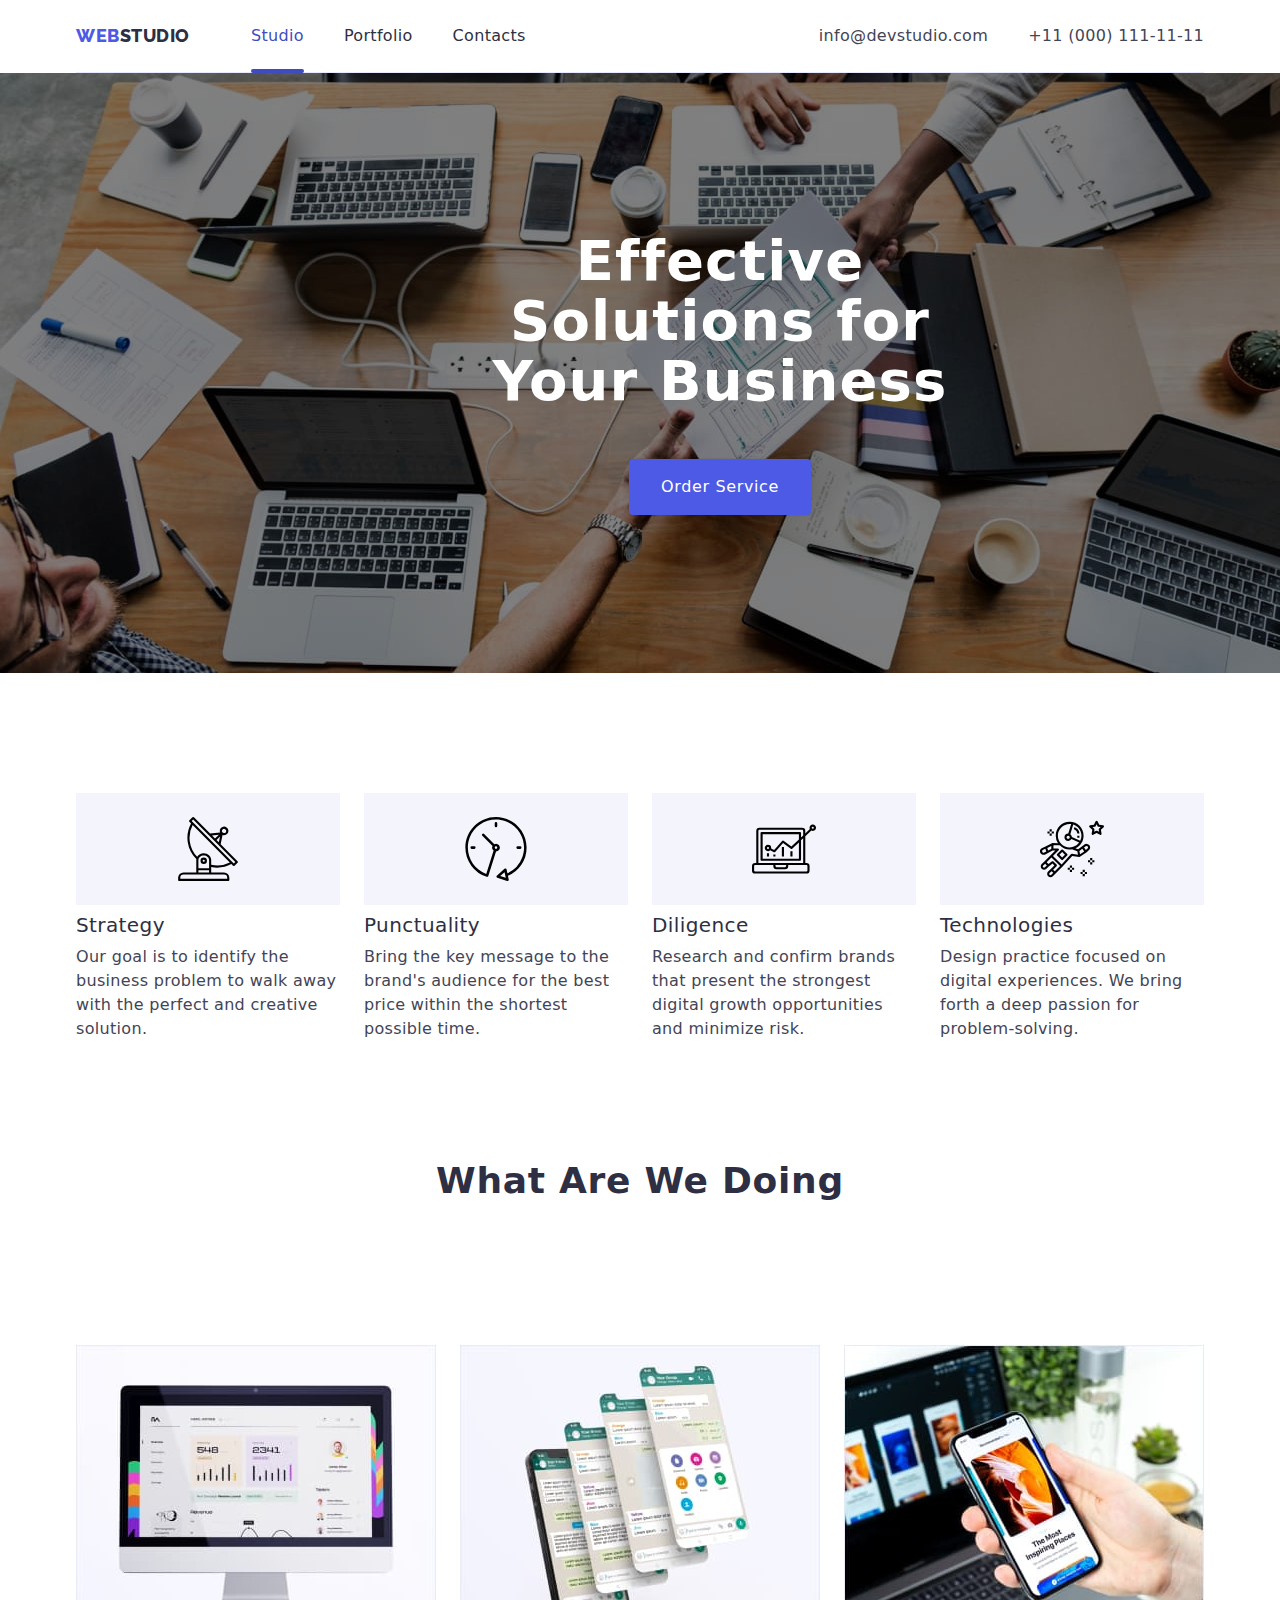
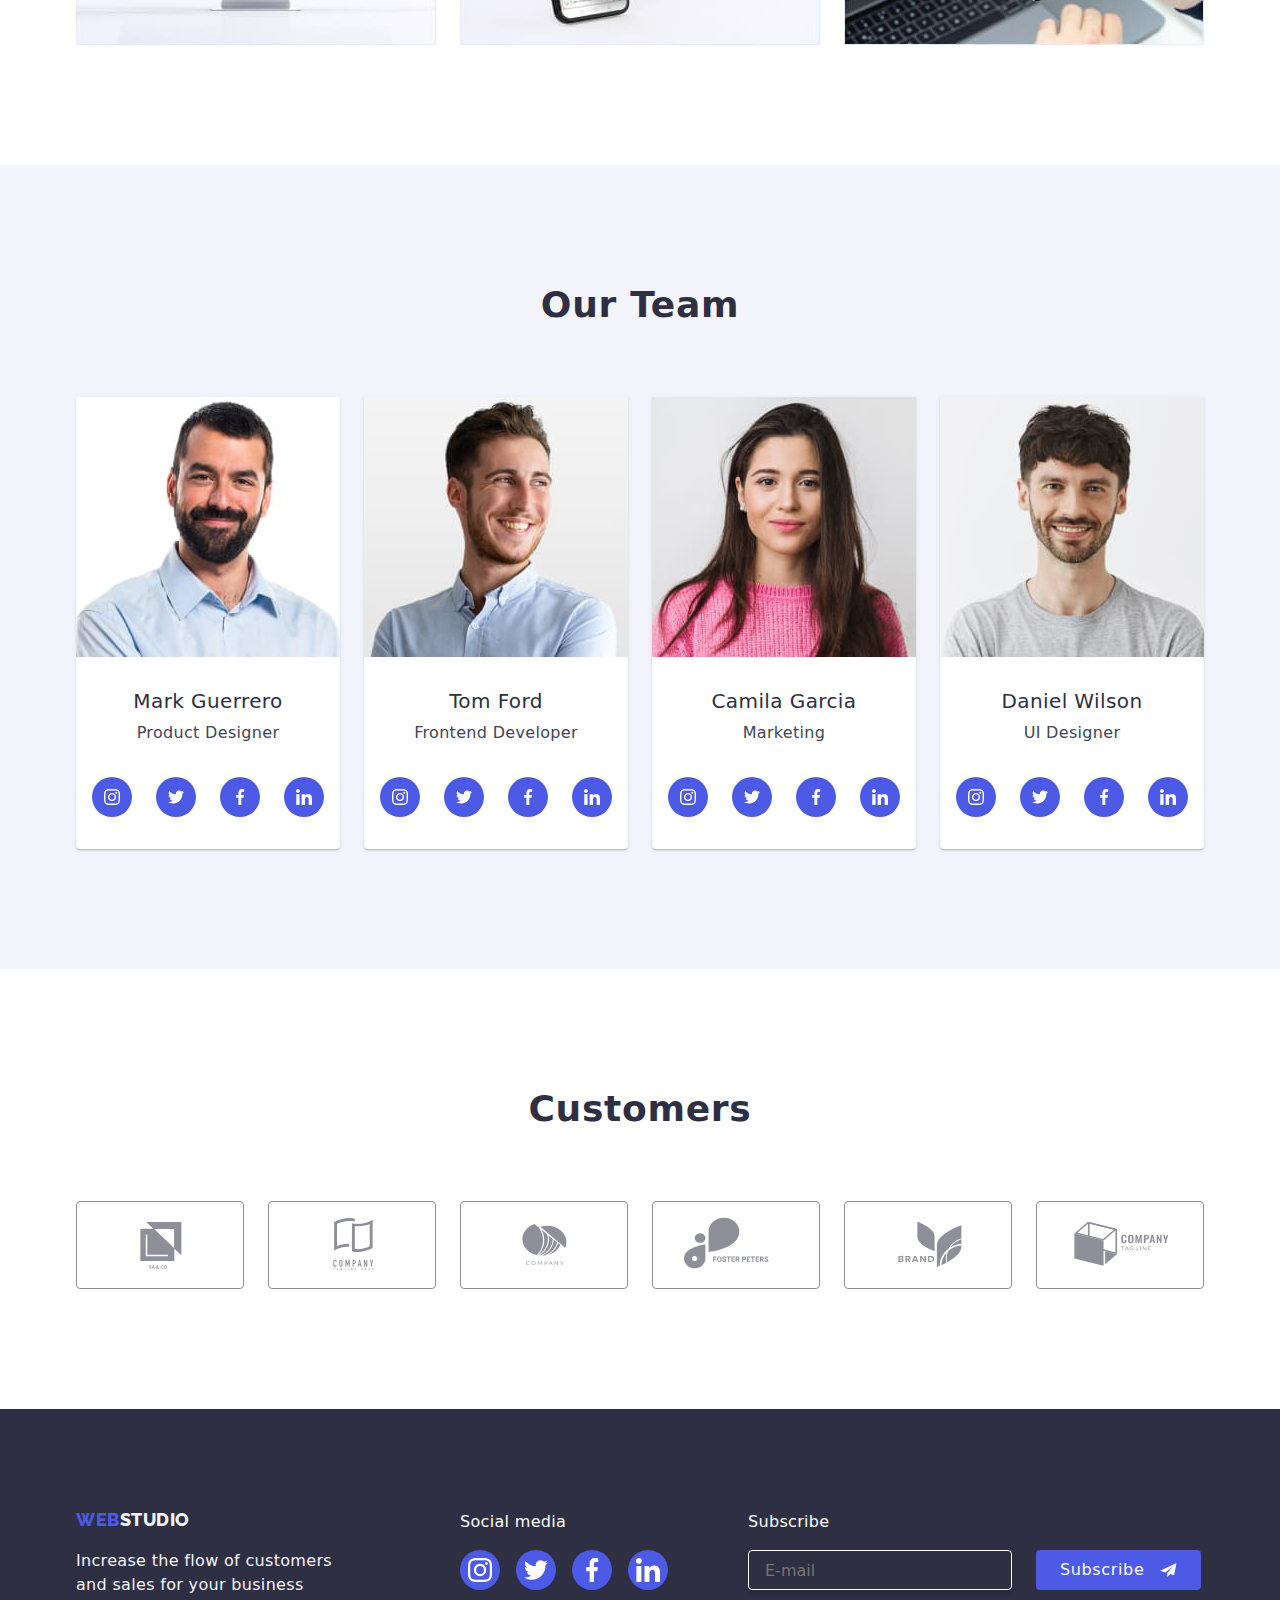
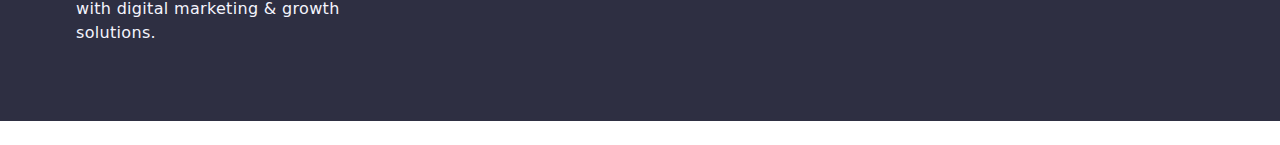
<file: index.html>
<!DOCTYPE html>
<html lang="en">
  <head>
    <meta charset="UTF-8" />
    <meta name="viewport" content="width=device-width, initial-scale=1.0" />
    <title>Studio</title>
    <link rel="stylesheet" href="./css/styles.css" />
    <link rel="preconnect" href="https://fonts.googleapis.com" />
    <link rel="preconnect" href="https://fonts.gstatic.com" crossorigin />
    <link
      href="https://fonts.googleapis.com/css2?family=Raleway:wght@800&family=Roboto:wght@400;500;700;900&display=swap"
      rel="stylesheet"
    />
    <link
      rel="stylesheet"
      href="https://cdnjs.cloudflare.com/ajax/libs/modern-normalize/2.0.0/modern-normalize.min.css"
    />
  </head>
  <body>
    <header>
      <div class="container">
        <div class="head-nav">
          <a class="logo" href="index.html"
            ><span class="iris">WEB</span
            ><span class="navyblue">STUDIO</span></a
          >
          <nav>
            <menu class="menu-nav">
              <li class="is-active">
                <a class="menu-item current" href="index.html">Studio</a>
              </li>
              <li><a class="menu-item" href="portfolio.html">Portfolio</a></li>
              <li><a class="menu-item" href="#0">Contacts</a></li>
            </menu>
          </nav>
          <ul class="contact-list">
            <li>
              <a class="contact" href="#0">info@devstudio.com</a>
            </li>
            <li>
              <a class="contact" href="#0">+11 (000) 111-11-11</a>
            </li>
          </ul>
        </div>
      </div>
    </header>
    <main>
      <section class="header-background">
        <div class="container header-flex">
          <h1 class="main-header">Effective Solutions for Your Business</h1>
          <button class="front-button" type="button" data-modal-open>
            Order Service
          </button>
        </div>
      </section>
      <div class="container">
        <ul class="ideas">
          <li>
            <div class="icon-background-ad">
              <svg class="icon-values" width="264" height="112">
                <use href="./images/icons.svg#icon-antenna-1"></use>
              </svg>
            </div>
            <h3 class="advantages">Strategy</h3>
            <p class="discription">
              Our goal is to identify the business problem to walk away with the
              perfect and creative solution.
            </p>
          </li>
          <li>
            <div class="icon-background-ad">
              <svg class="icon-values" width="264" height="112">
                <use href="./images/icons.svg#icon-clock-1"></use>
              </svg>
            </div>
            <h3 class="advantages">Punctuality</h3>
            <p class="discription">
              Bring the key message to the brand's audience for the best price
              within the shortest possible time.
            </p>
          </li>
          <li>
            <div class="icon-background-ad">
              <svg class="icon-values" width="264" height="112">
                <use href="./images/icons.svg#icon-diagram-1"></use>
              </svg>
            </div>
            <h3 class="advantages">Diligence</h3>
            <p class="discription">
              Research and confirm brands that present the strongest digital
              growth opportunities and minimize risk.
            </p>
          </li>
          <li>
            <div class="icon-background-ad">
              <svg class="icon-values" width="264" height="112">
                <use href="./images/icons.svg#icon-astronaut-1"></use>
              </svg>
            </div>
            <h3 class="advantages">Technologies</h3>
            <p class="discription">
              Design practice focused on digital experiences. We bring forth a
              deep passion for problem-solving.
            </p>
          </li>
        </ul>
      </div>
      <div class="container">
        <section>
          <h2 class="header2">What are we doing</h2>
          <ul class="what-we-do">
            <li class="work-img">
              <img
                src="images/picture1.jpg"
                alt="computer monitor with graphics"
                width="360"
                height="300"
              />
            </li>
            <li class="work-img">
              <img
                src="images/picture2.jpg"
                alt="smartphone screen with some graphics"
                width="360"
                height="300"
              />
            </li>
            <li class="work-img">
              <img
                src="images/picture3.jpg"
                alt="smartphone scrren with a laptop in background with graphics on"
                width="360"
                height="300"
              />
            </li>
          </ul>
        </section>
      </div>
      <section class="team-section">
        <h2 class="header2">Our Team</h2>
        <ul class="team-cards">
          <li>
            <figure class="team-card">
              <img
                src="images/photo1.jpg"
                alt="smilling bearded male in light blue shirt"
                width="264"
                height="260"
              />
              <figcaption>
                <h3 class="person-name">Mark Guerrero</h3>
                <p class="person-position">Product Designer</p>
              </figcaption>
              <ul class="team-icons-list">
                <li>
                  <a class="team-icon" href="#0">
                    <svg class="person-media-icon">
                      <use href="./images/icons.svg#icon-instagram-2"></use>
                    </svg>
                  </a>
                </li>
                <li>
                  <a class="team-icon" href="#0">
                    <svg class="person-media-icon">
                      <use href="./images/icons.svg#icon-twitter-1"></use>
                    </svg>
                  </a>
                </li>
                <li>
                  <a class="team-icon" href="#0">
                    <svg class="person-media-icon">
                      <use href="./images/icons.svg#icon-facebook-1"></use>
                    </svg>
                  </a>
                </li>
                <li>
                  <a class="team-icon" href="#0">
                    <svg class="person-media-icon">
                      <use href="./images/icons.svg#icon-linkedin-1"></use>
                    </svg>
                  </a>
                </li>
              </ul>
            </figure>
          </li>
          <li>
            <figure class="team-card">
              <img
                src="images/photo2.jpg"
                alt="smilling male in light blue shirt looking to his left"
                width="264"
                height="260"
              />
              <figcaption>
                <h3 class="person-name">Tom Ford</h3>
                <p class="person-position">Frontend Developer</p>
              </figcaption>
              <ul class="team-icons-list">
                <li>
                  <a class="team-icon" href="#0">
                    <svg class="person-media-icon">
                      <use href="./images/icons.svg#icon-instagram-2"></use>
                    </svg>
                  </a>
                </li>
                <li>
                  <a class="team-icon" href="#0">
                    <svg class="person-media-icon">
                      <use href="./images/icons.svg#icon-twitter-1"></use>
                    </svg>
                  </a>
                </li>
                <li>
                  <a class="team-icon" href="#0">
                    <svg class="person-media-icon">
                      <use href="./images/icons.svg#icon-facebook-1"></use>
                    </svg>
                  </a>
                </li>
                <li>
                  <a class="team-icon" href="#0">
                    <svg class="person-media-icon">
                      <use href="./images/icons.svg#icon-linkedin-1"></use>
                    </svg>
                  </a>
                </li>
              </ul>
            </figure>
          </li>
          <li>
            <figure class="team-card">
              <img
                src="images/photo3.jpg"
                alt="young female with dark long hair in pink sweater"
                width="264"
                height="260"
              />
              <figcaption>
                <h3 class="person-name">Camila Garcia</h3>
                <p class="person-position">Marketing</p>
              </figcaption>
              <ul class="team-icons-list">
                <li>
                  <a class="team-icon" href="#0">
                    <svg class="person-media-icon">
                      <use href="./images/icons.svg#icon-instagram-2"></use>
                    </svg>
                  </a>
                </li>
                <li>
                  <a class="team-icon" href="#0">
                    <svg class="person-media-icon">
                      <use href="./images/icons.svg#icon-twitter-1"></use>
                    </svg>
                  </a>
                </li>
                <li>
                  <a class="team-icon" href="#0">
                    <svg class="person-media-icon">
                      <use href="./images/icons.svg#icon-facebook-1"></use>
                    </svg>
                  </a>
                </li>
                <li>
                  <a class="team-icon" href="#0">
                    <svg class="person-media-icon">
                      <use href="./images/icons.svg#icon-linkedin-1"></use>
                    </svg>
                  </a>
                </li>
              </ul>
            </figure>
          </li>
          <li>
            <figure class="team-card">
              <img
                src="images/photo4.jpg"
                alt="smilling male in grey t-shirt with short dark hair"
                width="264"
                height="260"
              />
              <figcaption>
                <h3 class="person-name">Daniel Wilson</h3>
                <p class="person-position">UI Designer</p>
              </figcaption>
              <ul class="team-icons-list">
                <li>
                  <a href="#0" class="team-icon">
                    <svg class="person-media-icon">
                      <use href="./images/icons.svg#icon-instagram-2"></use>
                    </svg>
                  </a>
                </li>
                <li>
                  <a href="#0" class="team-icon">
                    <svg class="person-media-icon">
                      <use href="./images/icons.svg#icon-twitter-1"></use>
                    </svg>
                  </a>
                </li>
                <li>
                  <a href="#0" class="team-icon">
                    <svg class="person-media-icon">
                      <use href="./images/icons.svg#icon-facebook-1"></use>
                    </svg>
                  </a>
                </li>
                <li>
                  <a href="#0" class="team-icon">
                    <svg class="person-media-icon">
                      <use href="./images/icons.svg#icon-linkedin-1"></use>
                    </svg>
                  </a>
                </li>
              </ul>
            </figure>
          </li>
        </ul>
      </section>
      <section>
        <div class="container">
          <h2 class="header2 custom-header">Customers</h2>
          <ul class="customers">
            <li class="customer-box">
              <a href="#0">
                <svg class="customer-icon">
                  <use
                    class="clients-icon"
                    href="./images/icons.svg#icon-Logo"
                  ></use>
                </svg>
              </a>
            </li>
            <li class="customer-box">
              <a href="#0">
                <svg class="customer-icon">
                  <use
                    class="clients-icon"
                    href="./images/icons.svg#icon-Logo-1"
                  ></use>
                </svg>
              </a>
            </li>
            <li class="customer-box">
              <a href="#0">
                <svg class="customer-icon">
                  <use
                    class="clients-icon"
                    href="./images/icons.svg#icon-Logo-2"
                  ></use>
                </svg>
              </a>
            </li>
            <li class="customer-box">
              <a href="#0">
                <svg class="customer-icon">
                  <use
                    class="clients-icon"
                    href="./images/icons.svg#icon-group"
                  ></use>
                </svg>
              </a>
            </li>
            <li class="customer-box">
              <a href="#0">
                <svg class="customer-icon">
                  <use
                    class="clients-icon"
                    href="./images/icons.svg#icon-Logo-3"
                  ></use>
                </svg>
              </a>
            </li>
            <li class="customer-box">
              <a href="#0">
                <svg class="customer-icon">
                  <use
                    class="clients-icon"
                    href="./images/icons.svg#icon-Logo-4"
                  ></use>
                </svg>
              </a>
            </li>
          </ul>
        </div>
      </section>
    </main>
    <footer class="footer">
      <div class="container footer-flex">
        <div>
          <a class="logo-footer" href="index.html"
            ><span class="iris">WEB</span><span class="cloud">STUDIO</span></a
          >
          <p class="footer-txt">
            Increase the flow of customers and sales for your business with
            digital marketing & growth solutions.
          </p>
        </div>

        <div class="social-media footer-social-flex">
          <p class="footer-social-txt">Social media</p>
          <ul class="footer-social-flex">
            <li>
              <a class="studio-media-link" href="#0">
                <svg class="studio-media-icon">
                  <use href="./images/icons.svg#icon-instagram-2"></use>
                </svg>
              </a>
            </li>
            <li>
              <a class="studio-media-link" href="#0">
                <svg class="studio-media-icon">
                  <use href="./images/icons.svg#icon-twitter-1"></use>
                </svg>
              </a>
            </li>
            <li>
              <a class="studio-media-link" href="#0">
                <svg class="studio-media-icon">
                  <use href="./images/icons.svg#icon-facebook-1"></use>
                </svg>
              </a>
            </li>
            <li>
              <a class="studio-media-link" href="#0">
                <svg class="studio-media-icon">
                  <use href="./images/icons.svg#icon-linkedin-1"></use>
                </svg>
              </a>
            </li>
          </ul>
        </div>
        <div class="newsletter">
          <p class="newsletter-txt">Subscribe</p>
          <form class="newsletter-form">
            <input
              class="newsletter-email"
              type="email"
              name="email-newsletter"
              placeholder="E-mail"
              required
            />
            <button class="subscribe-button" type="submit">
              Subscribe
              <svg width="24" height="24">
                <use href="./images/icons.svg#icon-Frame-3"></use>
              </svg>
            </button>
          </form>
        </div>
      </div>
    </footer>
    <div class="backdrop is-hidden" data-modal>
      <div class="modal">
        <button type="button" class="close-btn" data-modal-close>
          <svg class="centerx" width="24px" height="24px">
            <use href="./images/icons.svg#icon-close-black-18dp-2-1"></use>
          </svg>
        </button>
        <p class="order-form-name">
          Leave your contacts and we will call you back
        </p>
        <form>
          <label for="user-name" class="form-label">Name</label>
          <div class="order-position">
            <svg width="18px" height="18px" class="order-form-icon">
              <use href="./images/icons.svg#icon-person-black-18dp-1"></use>
            </svg>
            <input
              id="user-name"
              name="user-name"
              class="order-input"
              pattern="^[A-Za-z\s\-']{1,50}$"
              required
            />
          </div>
          <label class="form-label">Phone</label>
          <div class="order-position">
            <svg width="18px" height="24px" class="order-form-icon">
              <use href="./images/icons.svg#icon-phone-black-18dp-1"></use>
            </svg>
            <input
              type="tel"
              name="phone_number"
              id="user-phone"
              class="order-input"
              pattern="[0-9+]+"
              maxlength="18"
              required
            />
          </div>
          <label class="form-label">Email</label>
          <div class="order-position">
            <svg width="18px" height="24px" class="order-form-icon">
              <use href="./images/icons.svg#icon-email-black-18dp-1"></use>
            </svg>
            <input
              id="user-email"
              name="user-email"
              class="order-input"
              required
            />
          </div>
          <label for="comment" class="form-label">Comment</label>
          <div class="order-position">
            <textarea
              id="comment"
              name="comment"
              placeholder="Text input"
              style="resize: none"
              spellcheck="true"
              class="comment-textarea"
            ></textarea>
          </div>
          <div class="checkbox-wrapper">
            <input
              type="checkbox"
              id="user-agreement"
              name="user-agreement"
              class="modal-checkbox is-hidden"
              required
            />
            <label for="user-agreement" class="checkbox-label">
              <svg class="checkbox-icon" width="16px" height="16px">
                <use href="./images/icons.svg#icon-Property-1click"></use>
              </svg>

              I accept the terms and conditions of the
              <a href="#">Privacy Policy</a>
            </label>
          </div>
          <button class="modal-button-send" type="submit">Send</button>
        </form>
      </div>
    </div>
    <script src="./js/modal.js"></script>
  </body>
</html>
</file>
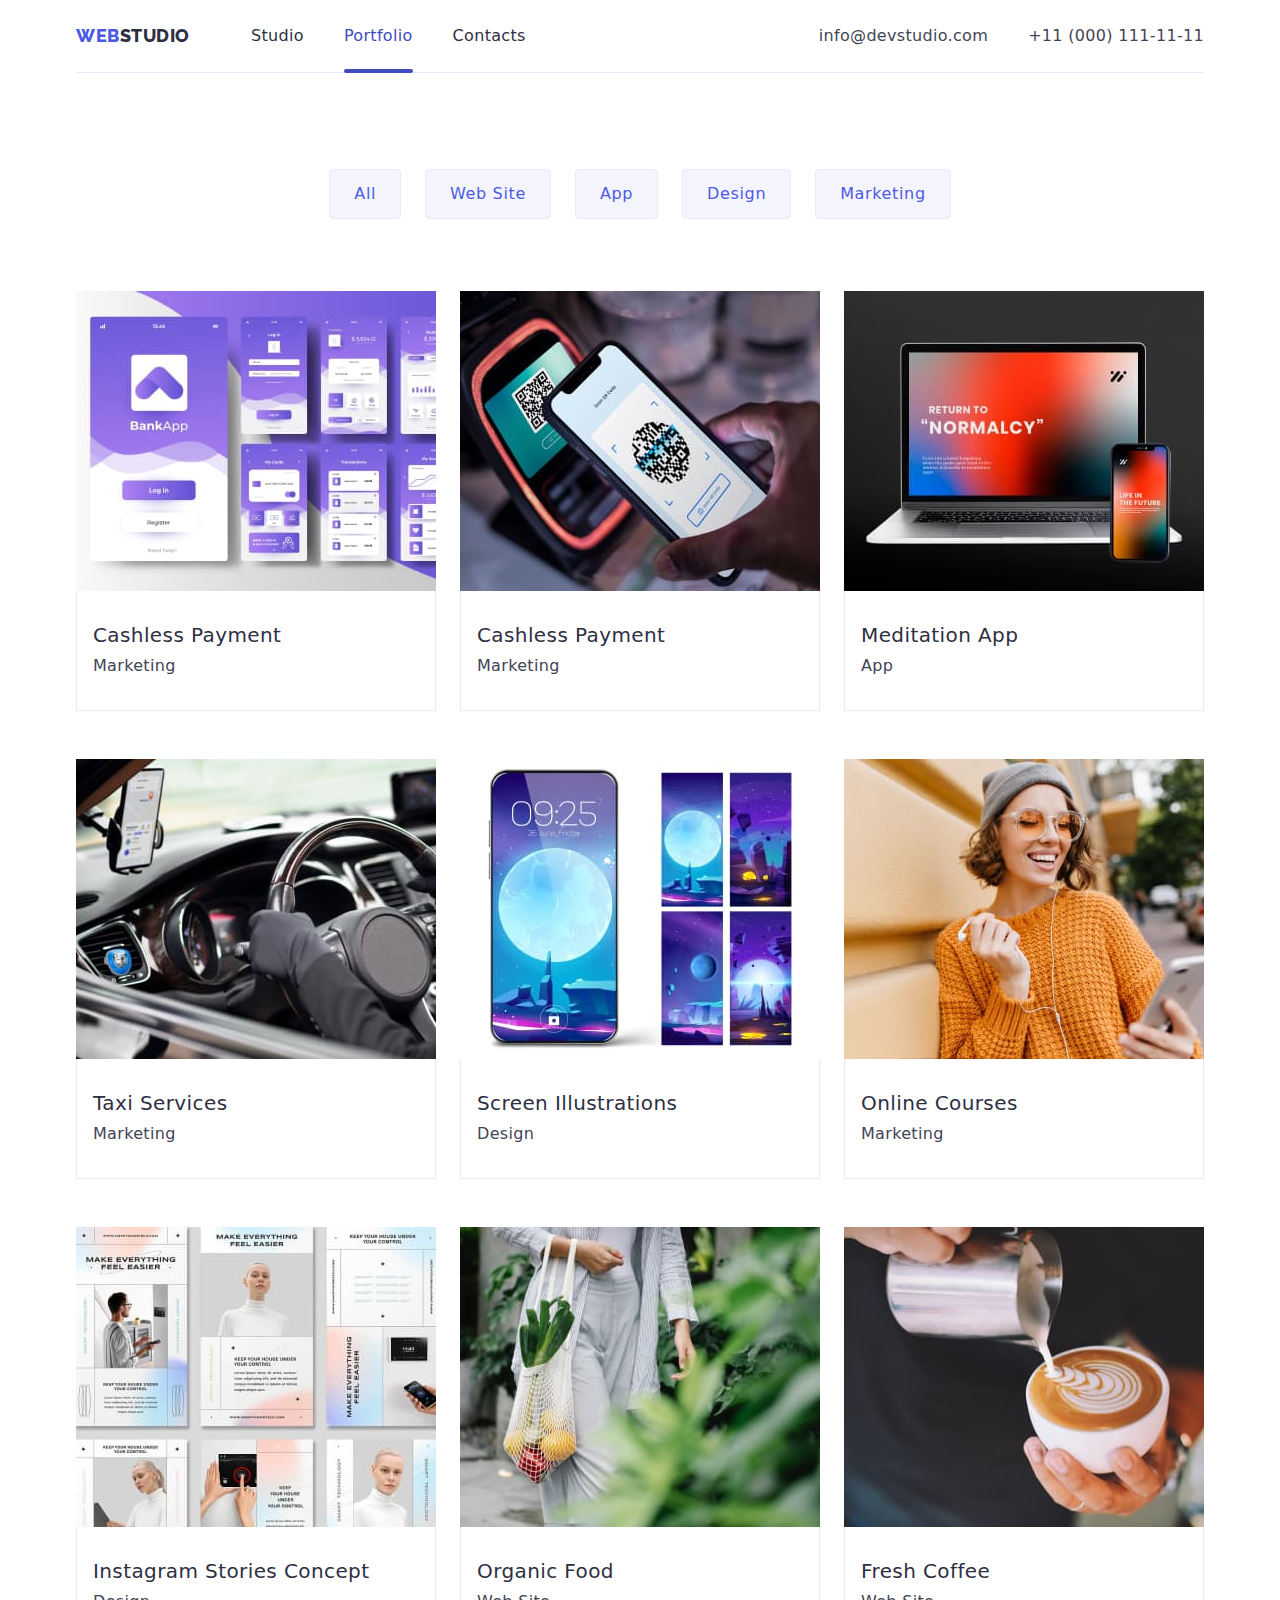
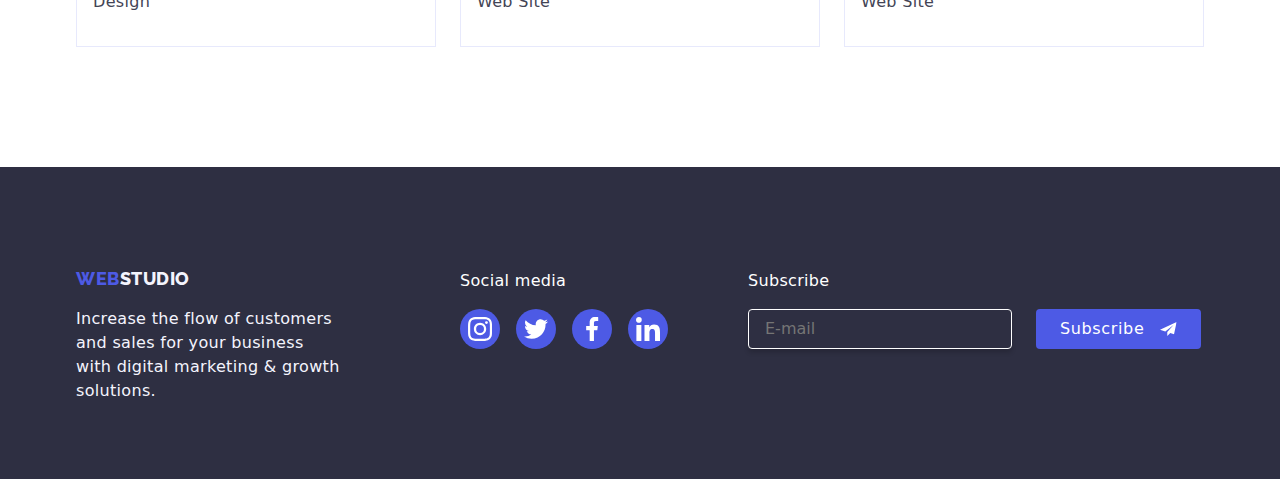
<file: portfolio.html>
<!DOCTYPE html>
<html lang="en">
  <head>
    <meta charset="UTF-8" />
    <meta name="viewport" content="width=device-width, initial-scale=1.0" />
    <title>Portfolio</title>
    <link rel="stylesheet" href="./css/styles.css" />
    <link rel="preconnect" href="https://fonts.googleapis.com" />
    <link rel="preconnect" href="https://fonts.gstatic.com" crossorigin />
    <link
      href="https://fonts.googleapis.com/css2?family=Raleway:wght@800&family=Roboto:wght@400;500;700;900&display=swap"
      rel="stylesheet"
    />
    <link
      rel="stylesheet"
      href="https://cdnjs.cloudflare.com/ajax/libs/modern-normalize/2.0.0/modern-normalize.min.css"
    />
  </head>
  <body class="body">
    <header>
      <div class="container">
        <div class="head-nav">
          <a class="logo" href="index.html"
            ><span class="iris">WEB</span
            ><span class="navyblue">STUDIO</span></a
          >
          <nav>
            <menu class="menu-nav">
              <li><a class="menu-item" href="index.html">Studio</a></li>
              <li class="is-active">
                <a class="menu-item current" href="portfolio.html">Portfolio</a>
              </li>
              <li><a class="menu-item" href="#0">Contacts</a></li>
            </menu>
          </nav>
          <ul class="contact-list">
            <li>
              <a class="contact" href="#0">info@devstudio.com</a>
            </li>
            <li>
              <a class="contact" href="#0">+11 (000) 111-11-11</a>
            </li>
          </ul>
        </div>
      </div>
    </header>
    <main>
      <div class="container">
        <!-- <h1></h1> -->
        <ul class="filter-buttons">
          <li class="filter-button">
            <button class="button" type="button">All</button>
          </li>
          <li>
            <button class="button" type="button">Web Site</button>
          </li>
          <li>
            <button class="button" type="button">App</button>
          </li>
          <li>
            <button class="button" type="button">Design</button>
          </li>
          <li>
            <button class="button" type="button">Marketing</button>
          </li>
        </ul>
      </div>
      <div class="container">
        <ul class="portfolio-list">
          <li class="portfolio-card">
            <div class="li-card">
              <figure>
                <img
                  class="portfolio-img"
                  src="images/bankapp.jpg"
                  alt="cashless payment with a smartphone"
                  width="360"
                  height="300"
                />
                <div class="card-title">
                  <p class="portfolio-card-disc">
                    Lorem ipsum dolor sit amet, consectetur adipiscing elit. Nam
                    ac luctus metus.
                  </p>
                </div>
              </div>
                <figcaption class="figcap-content figcap-border">
                  <p class="portfolio-img-title">Cashless Payment</p>
                  <p class="portfolio-img-subtitle">Marketing</p>
                </figcaption>
              </figure>
                      </li>
          <li class="portfolio-card">
            <div class="li-card">
              <figure>
                <img
                  class="portfolio-img"
                  src="images/phonepay.jpg"
                  alt="cashless payment with a smartphone"
                  width="360"
                  height="300"
                />
                <div class="card-title">
                  <p class="portfolio-card-disc">
                    Lorem ipsum dolor sit amet, consectetur adipiscing elit. Nam
                    ac luctus metus.
                  </p>
                </div>
              </div>
                <figcaption class="figcap-content figcap-border">
                  <p class="portfolio-img-title">Cashless Payment</p>
                  <p class="portfolio-img-subtitle">Marketing</p>
                </figcaption>
              </figure>
            
          </li>
          <li class="portfolio-card">
            <div class="li-card">
              <figure>
                <img
                  class="portfolio-img"
                  src="images/laptopsmartphone.jpg"
                  alt="laptop and smartphone in fornt of it"
                  width="360"
                  height="300"
                />
                <div class="card-title">
                  <p class="portfolio-card-disc">
                    Lorem ipsum dolor sit amet, consectetur adipiscing elit. Nam
                    ac luctus metus.
                  </p>
                </div>
              </div>
                <figcaption class="figcap-content figcap-border">
                  <p class="portfolio-img-title">Meditation App</p>
                  <p class="portfolio-img-subtitle">App</p>
                </figcaption>
              </figure>
            
          </li>
          <li class="portfolio-card">
            <div class="li-card">
              <figure>
                <img
                  class="portfolio-img"
                  src="images/car.jpg"
                  alt="steering wheel with hands on it"
                  width="360"
                  height="300"
                />
                <div class="card-title">
                  <p class="portfolio-card-disc">
                    Lorem ipsum dolor sit amet, consectetur adipiscing elit. Nam
                    ac luctus metus.
                  </p>
                </div>
              </div>
                <figcaption class="figcap-content figcap-border">
                  <p class="portfolio-img-title">Taxi Services</p>
                  <p class="portfolio-img-subtitle">Marketing</p>
                </figcaption>
              </figure>
            
          </li>
          <li class="portfolio-card">
            <div class="li-card">
              <figure>
                <img
                  class="portfolio-img"
                  src="images/smartphonewallpap.jpg"
                  alt="smartphone screen with different wallpaper on it"
                  width="360"
                  height="300"
                />
                <div class="card-title">
                  <p class="portfolio-card-disc">
                    Lorem ipsum dolor sit amet, consectetur adipiscing elit. Nam
                    ac luctus metus.
                  </p>
                </div>
              </div>
                <figcaption class="figcap-content figcap-border">
                  <p class="portfolio-img-title">Screen Illustrations</p>
                  <p class="portfolio-img-subtitle">Design</p>
                </figcaption>
              </figure>
            
          </li>
          <li class="portfolio-card">
            <div class="li-card">
              <figure>
                <img
                  class="portfolio-img"
                  src="images/photo5.jpg"
                  alt="girl in orange sweater smilling and looking at phone"
                  width="360"
                  height="300"
                />
                <div class="card-title">
                  <p class="portfolio-card-disc">
                    Lorem ipsum dolor sit amet, consectetur adipiscing elit. Nam
                    ac luctus metus.
                  </p>
                </div>
              </div>
                <figcaption class="figcap-content figcap-border">
                  <p class="portfolio-img-title">Online Courses</p>
                  <p class="portfolio-img-subtitle">Marketing</p>
                </figcaption>
              </figure>
            
          </li>
          <li class="portfolio-card">
            <div class="li-card">
              <figure>
                <img
                  class="portfolio-img"
                  src="images/app.jpg"
                  alt="graphics from instagram stories concept"
                  width="360"
                  height="300"
                />
                <div class="card-title">
                  <p class="portfolio-card-disc">
                    Lorem ipsum dolor sit amet, consectetur adipiscing elit. Nam
                    ac luctus metus.
                  </p>
                </div>
              </div>
                <figcaption class="figcap-content figcap-border">
                  <p class="portfolio-img-title">Instagram Stories Concept</p>
                  <p class="portfolio-img-subtitle">Design</p>
                </figcaption>
              </figure>
            
          </li>
          <li class="portfolio-card">
            <div class="li-card">
              <figure>
                <img
                  class="portfolio-img"
                  src="images/groceries.jpg"
                  alt="person carrying groceries"
                  width="360"
                  height="300"
                />
                <div class="card-title">
                  <p class="portfolio-card-disc">
                    Lorem ipsum dolor sit amet, consectetur adipiscing elit. Nam
                    ac luctus metus.
                  </p>
                </div>
              </div>
                <figcaption class="figcap-content figcap-border">
                  <p class="portfolio-img-title">Organic Food</p>
                  <p class="portfolio-img-subtitle">Web Site</p>
                </figcaption>
              </figure>
            
          </li>
          <li class="portfolio-card">
            <div class="li-card">
              <figure>
                <img
                  class="portfolio-img"
                  src="images/coffee.jpg"
                  alt="barista making coffee"
                  width="360"
                  height="300"
                />
                <div class="card-title">
                  <p class="portfolio-card-disc">
                    Lorem ipsum dolor sit amet, consectetur adipiscing elit. Nam
                    ac luctus metus.
                  </p>
                </div>
              </div>
                <figcaption class="figcap-content figcap-border">
                  <p class="portfolio-img-title">Fresh Coffee</p>
                  <p class="portfolio-img-subtitle">Web Site</p>
                </figcaption>
              </figure>
            
          </li>
        </ul>
      </div>
    </main>
    <footer class="footer">
      <div class="container footer-flex">
        <div>
          <a class="logo-footer" href="index.html"
            ><span class="iris">WEB</span><span class="cloud">STUDIO</span></a
          >
          <p class="footer-txt">
            Increase the flow of customers and sales for your business with
            digital marketing & growth solutions.
          </p>
        </div>

        <div class="social-media footer-social-flex">
          <p class="footer-social-txt">Social media</p>
          <ul class="footer-social-flex">
            <li>
              <a class="studio-media-link" href="#0">
                <svg class="studio-media-icon">
                  <use href="./images/icons.svg#icon-instagram-2"></use>
                </svg>
              </a>
            </li>
            <li>
              <a class="studio-media-link" href="#0">
                <svg class="studio-media-icon">
                  <use href="./images/icons.svg#icon-twitter-1"></use>
                </svg>
              </a>
            </li>
            <li>
              <a class="studio-media-link" href="#0">
                <svg class="studio-media-icon">
                  <use href="./images/icons.svg#icon-facebook-1"></use>
                </svg>
              </a>
            </li>
            <li>
              <a class="studio-media-link" href="#0">
                <svg class="studio-media-icon">
                  <use href="./images/icons.svg#icon-linkedin-1"></use>
                </svg>
              </a>
            </li>
          </ul>
        </div>
        <div class="newsletter">
          <p class="newsletter-txt">Subscribe</p>
          <form class="newsletter-form">
            <input
              class="newsletter-email"
              type="email"
              name="email-newsletter"
              placeholder="E-mail"
            />
            <button class="subscribe-button" type="submit">
              Subscribe
              <svg class="subscribe-button-icon">
                <use href="./images/icons.svg#icon-Frame-3"></use>
              </svg>
            </button>
          </form>
        </div>
      </div>
    </footer>
  </body>
</html>
</file>
<file: css/styles.css>
:root {
  --navyblue: #2e2f42;
  --iris: #4d5ae5;
  --cloud: #f4f4fd;
  --ocean: #404bbf;
  --cornflower: #e7e9fc;
  --slate: #434455;
  --white: #fff;
  --green: #31d0aa;
  --lightslate: #8e8f99;
  --navyblue-modal: #2e2f4266;
  --transition: 250ms cubic-bezier(0.4, 0, 0.2, 1);
}
* {
  margin: 0;
  padding: 0;
}
img {
  display: block;
  max-width: 100%;
  height: auto;
}
ul,
ol,
li {
  list-style: none;
  margin: 0;
  padding-left: 0;
}
body {
  font-family: Roboto, sans-serif;
  color: var(--navyblue);
}
.navyblue {
  color: var(--navyblue);
}
.iris {
  color: var(--iris);
}
.cloud {
  color: var(--cloud);
}

.head-nav {
  border-bottom: 1px solid var(--cornflower);
  background: var(--white);

  display: flex;
  flex-wrap: wrap;
  align-items: center;
  gap: 40px;
}
.logo {
  display: flex;
  flex-direction: row;
  flex-wrap: wrap;
  align-items: center;
  flex-shrink: 0;
  width: 115px;
  margin-right: 20px;
  font-family: Raleway;
  font-size: 18px;
  font-weight: 800;
  line-height: 1.16;
  letter-spacing: 0.54px;
  text-transform: uppercase;
  text-decoration: none;
}
.menu-nav {
  display: flex;
  gap: 40px;
}
.menu-item {
  margin: 0;
  padding: 0px;
  width: auto;
  font-size: 16px;
  font-weight: 500;
  line-height: 1.5;
  letter-spacing: 0.32px;
  text-decoration: none;
  color: var(--navyblue);
}
.is-active .current {
  position: relative;
  color: var(--ocean);
}
.is-active .current::after {
  content: "";
  position: absolute;
  bottom: -28px;
  left: 0;
  width: 100%;
  height: 4px;
  border-radius: 2px;
  background: var(--ocean, #404bbf);
}
.menu-item:hover {
  color: var(--ocean);
  transition: var(--transition);
}
.menu-item:focus {
  color: var(--ocean);
  transition: var(--transition);
}
.contact-list {
  display: flex;
  justify-content: flex-end;
  margin: 24px 0px;
  margin-left: auto;
}
.contact-list li:not(:last-child) {
  margin-right: 40px;
}

.contact {
  display: flex;
  flex-wrap: wrap;
  align-items: center;
  flex-direction: row;
  margin-left: auto;
  color: var(--slate);
  font-size: 16px;
  line-height: 1.5;
  letter-spacing: 0.32px;
  text-decoration: none;
}
.contact:hover {
  color: var(--ocean);
  transition: var(--transition);
}
.contact:focus {
  color: var(--ocean);
  transition: var(--transition);
}
.main-header {
  display: flex;
  align-content: center;
  color: var(--white);
  text-align: center;
  max-width: 496px;
  margin: 0 auto;
  padding: 188px 0 48px 0;
  font-size: 56px;
  font-weight: 700;
  line-height: 1.07;
  letter-spacing: 1.12px;
}
.header-background {
  display: flex;
  flex-shrink: 0;
  flex-direction: column;
  flex-wrap: nowrap;
  justify-content: center;
  align-content: center;
  align-items: center;
  background: var(--navyblue);
  background-image: linear-gradient(hsl(0 0% 0%/ 0.5), hsl(0 0% 0%/ 0.5)),
    url("../images/people-office.jpg");
  background-position: center;
  background-size: cover;
  background-repeat: no-repeat;
  margin: auto;
  height: 600px;
  width: 1440px;
}
.front-button {
  padding: 16px 32px;
  display: inline-flex;
  gap: 10px;
  margin-bottom: 188px;
  border-radius: 4px;
  background: var(--iris);
  color: var(--white);
  font-size: 16px;
  font-weight: 500;
  line-height: 1.5;
  letter-spacing: 0.64px;
  border: none;
  cursor: pointer;
  box-shadow: 0 0 0.15em 0 rgba(0, 0, 0, 0.15);
}
.front-button:hover {
  background-color: var(--ocean);
  transition: var(--transition);
}
.header-flex {
  display: flex;
  flex-wrap: nowrap;
  flex-direction: column;
  justify-content: center;
  align-items: center;
}
.container {
  width: 1158px;
  margin: 0 auto;
  padding: 0 15px;
}

.ideas {
  display: flex;
  justify-content: space-between;
  gap: 24px;
  flex-shrink: 0;
  padding: 120px 0;
}
.advantages {
  display: block;
  width: 264px;
  font-size: 20px;
  font-weight: 500;
  line-height: 1.2;
  letter-spacing: 0.4px;
  padding-top: 8px;
  padding-bottom: 8px;
}
.icon-background-ad {
  background: var(--cloud, #f4f4fd);
}
.icon-values {
  display: block;
  padding: 24px 100px;
}
.discription {
  display: block;
  width: 264px;
  color: var(--slate);
  font-size: 16px;
  line-height: 1.5;
  letter-spacing: 0.32px;
}
.what-we-do {
  display: flex;
  flex-wrap: wrap;
  gap: 24px;
  max-width: 1128px;
  flex-shrink: 0;
  padding-bottom: 120px;
  padding-top: 72px;
}
.work-img {
  display: flex;
  flex-direction: column;
  align-items: flex-start;
}
/* our team */
.header2 {
  text-align: center;
  font-size: 36px;
  font-weight: 700;
  line-height: 1.11;
  letter-spacing: 0.72px;
  text-transform: capitalize;
  padding-bottom: 72px;
}
.team-section {
  padding-bottom: 120px;
  padding-top: 120px;
  background: var(--cloud);
}
.team-cards {
  display: flex;
  flex-direction: row;
  justify-content: center;
  gap: 24px;
}
.team-card {
  display: flex;
  flex-direction: column;
  justify-content: flex-start;
  align-items: center;
  padding-bottom: 32px;
  border-radius: 0px 0px 4px 4px;
  background: var(--white);
  box-shadow: 0px 2px 1px 0px rgba(46, 47, 66, 0.08),
    0px 1px 1px 0px rgba(46, 47, 66, 0.16),
    0px 1px 6px 0px rgba(46, 47, 66, 0.08);
}

.person-name {
  text-align: center;
  font-size: 20px;
  font-weight: 500;
  line-height: 1.2;
  letter-spacing: 0.4px;
  padding: 32px 0 8px 0;
}
.person-position {
  color: var(--slate);
  text-align: center;
  font-size: 16px;
  line-height: 1.5;
  letter-spacing: 0.32px;
  margin: 0;
  padding-bottom: 32px;
}
.team-icons-list {
  display: flex;
  gap: 24px;
}
.team-icon {
  display: inline-flex;
  justify-content: center;
  align-items: center;
  border-radius: 50%;
  width: 40px;
  height: 40px;
  fill: var(--white);
  background-color: var(--iris, #4d5ae5);
  border-radius: 50%;
}
.person-media-icon {
  width: 16px;
  height: 16px;
}
.team-icon:hover {
  background-color: var(--ocean);
  transition: var(--transition);
}
/* customers */
.customers {
  display: flex;
  justify-content: center;
  gap: 24px;
  padding-bottom: 120px;
}
.custom-header {
  padding-top: 120px;
}
.customer-box {
  width: 168px;
  height: 88px;
  flex-shrink: 0;
  border-radius: 4px;
  border: 1px solid var(--lightslate, #8e8f99);
  display: flex;
  justify-content: center;
  align-items: center;
}
.customer-icon {
  width: 104px;
  height: 56px;
  flex-shrink: 0;
  fill: var(--lightslate);
}

.customer-box:hover {
  border: 1px solid var(--ocean);
  cursor: pointer;
  transition: var(--transition);
}
.customer-box:hover .customer-icon {
  fill: var(--ocean);
  transition: var(--transition);
}
/* Portfolio */

.filter-buttons {
  display: flex;
  flex-wrap: wrap;
  gap: 24px;
  margin: 96px 0 72px 0;
  justify-content: center;
}

.button {
  display: flex;
  padding: 12px 24px;
  justify-content: center;
  align-items: center;
  cursor: pointer;
  border-radius: 4px;
  border: 1px solid var(--cornflower);
  background: var(--cloud);

  color: var(--iris);
  text-align: center;

  /* Button Text */
  font-size: 16px;
  font-weight: 500;
  line-height: 1.5;
  letter-spacing: 0.64px;
}

.button:active,
.button:hover,
.button:focus {
  border-radius: 4px;
  border-color: var(--ocean);
  background: var(--iris);
  color: var(--cloud);
  box-shadow: 0px 2px 2px 0px rgba(0, 0, 0, 0.12),
    0px 2px 1px 0px rgba(0, 0, 0, 0.08), 0px 3px 1px 0px rgba(0, 0, 0, 0.1);
  transition: var(--transition);
}
.portfolio-list {
  display: grid;
  align-items: center;
  justify-items: center;
  grid-template-columns: repeat(3, 1fr);
  grid-gap: 48px 24px;
  padding-bottom: 120px;
}

.figcap-content {
  padding: 32px 16px;
  pointer-events: none;
}
.figcap-border {
  border: 1px solid var(--cornflower);
  border-top: none;
  background: var(--background);
}
.portfolio-img {
  pointer-events: none;
}
.portfolio-img-title {
  color: var(--navyblue);
  font-size: 20px;
  font-weight: 500;
  line-height: 1.2;
  letter-spacing: 0.4px;
  width: fit-content;
  padding-bottom: 7px;
}
.portfolio-img-subtitle {
  color: var(--slate);
  font-size: 16px;
  line-height: 1.5;
  letter-spacing: 0.32px;
  width: fit-content;
}
.portfolio-card {
  display: flex;
  flex-direction: column;
}
.portfolio-card :hover {
  cursor: pointer;
  box-shadow: 0px 2px 1px 0px rgba(46, 47, 66, 0.08),
    0px 1px 1px 0px rgba(46, 47, 66, 0.16),
    0px 1px 6px 0px rgba(46, 47, 66, 0.08);
  transition: var(--transition);
}
.li-card {
  position: relative;
  margin: 0 auto;
  overflow: hidden;
}
.card-title {
  position: absolute;
  inset: 0;
  top: 0;
  left: 0;
  width: 100%;
  height: 100%;
  background-color: var(--iris);
  transition: transform 250ms ease-in-out;
  transform: translatey(100%);
}
.portfolio-card:hover .card-title {
  transform: translatey(0);
  transition: var(--transition);
  position: absolute;
}
.portfolio-card-disc {
  color: var(--cloud);
  font-size: 16px;
  line-height: 1.5;
  letter-spacing: 0.32px;
  width: 296px;
  padding: 40px 32px 164px 32px;
  pointer-events: none;
}
/* Footer */

.footer {
  background-color: var(--navyblue);
  height: 312px;
  flex-shrink: 0;
}
.footer-flex {
  display: flex;
  flex-direction: row;
  flex-wrap: nowrap;
  justify-content: flex-start;
  align-items: flex-start;
  padding-top: 101.5px;
}
.logo-footer {
  /* margin-top: 101.5px; */
  width: 115px;
  font-family: Raleway;
  font-size: 18px;
  font-weight: 800;
  line-height: 1.16;
  letter-spacing: 0.54px;
  text-transform: uppercase;
  text-decoration: none;
}
.footer-txt {
  margin-top: 17.5px;
  padding-bottom: 100px;
  width: 264px;
  color: var(--cloud);
  font-size: 16px;
  line-height: 1.5;
  letter-spacing: 0.32px;
}
.footer-social-flex {
  display: flex;
  flex-direction: row;
  gap: 16px;
}
.footer-social-txt {
  color: var(--white);
  font-weight: 500;
  line-height: 1.5; /* 150% */
  letter-spacing: 0.32px;
}
.social-media {
  display: flex;
  flex-direction: column;
  gap: 16px;
  margin-left: 120px;
}
.studio-media-icon {
  width: 24px;
  height: 24px;
}
.studio-media-link:hover {
  background-color: var(--green, #31d0aa);
  transition: var(--transition);
}
.studio-media-link {
  width: 40px;
  height: 40px;
  background-color: var(--iris, #4d5ae5);
  border-radius: 50%;
  display: flex;
  justify-content: center;
  align-items: center;
  fill: var(--white);
}
.newsletter {
  margin-left: 80px;
}

.newsletter-txt {
  font-size: 16px;
  font-weight: 500;
  line-height: 1.5;
  letter-spacing: 0.32px;
  margin-bottom: 16px;
  color: var(--white);
}

.newsletter-email {
  width: 264px;
  height: 40px;
  border-radius: 4px;
  border: 1px solid var(--white);
  box-shadow: 0px 4px 4px 0px rgba(0, 0, 0, 0.15);
  background-color: var(--navyblue);
  margin-right: 24px;
}
.newsletter-form input:focus {
  outline: none;
  border: 1px solid var(--ocean);
  box-shadow: 0px 4px 4px 0px rgba(256, 256, 256, 0.15);
}
.newsletter input {
  padding: 8px 16px;
  color: var(--white);
}
.newsletter-form {
  display: flex;
}
.subscribe-button {
  width: 165px;
  height: 40px;
  border-style: none;
  border-radius: 4px;
  display: inline-flex;
  padding: 8px 24px;
  justify-content: center;
  align-items: center;
  gap: 16px;
  background-color: var(--iris);
  color: var(--white);
  font-weight: 500;
  font-size: 16px;
  line-height: 1.5;
  letter-spacing: 0.64px;
  cursor: pointer;
  transition: var(--transition);
}
.subscribe-button:hover,
.subscribe-button:focus {
  background-color: var(--ocean);
  transition: var(--transition);
}

/* modal */

.backdrop {
  position: fixed;
  top: 0;
  left: 0;
  width: 100%;
  height: 100%;
  z-index: 2;
  background-color: rgba(0, 0, 0, 0.2);
  transition: opacity 400ms;
}

.modal {
  position: absolute;
  top: 50%;
  left: 50%;
  transform: translate(-50%, -50%);
  width: 408px;
  height: 584px;
  background-color: var(--white);
  box-shadow: 0px 1px 3px rgba(0, 0, 0, 0.12), 0px 1px 1px rgba(0, 0, 0, 0.14),
    0px 2px 1px rgba(0, 0, 0, 0.2);
  border-radius: 4px;
}
.centerx {
  width: 8px;
  height: 8px;
  margin: auto;
}
.close-btn {
  display: flex;
  align-items: center;
  position: absolute;
  top: 24px;
  right: 24px;
  width: 24px;
  height: 24px;
  background-color: var(--cornflower);
  border: 1px solid rgba(0, 0, 0, 0.1);
  border-radius: 50%;
  cursor: pointer;
}
.is-hidden {
  /* visibility: hidden; */
  pointer-events: none;
  position: absolute;
  opacity: 0;
}
.order-form-name {
  text-align: center;
  font-weight: 500;
  line-height: 1.5; /* 150% */
  letter-spacing: 0.32px;
  padding: 62px 24px 16px 24px;
}
.form-label {
  font-size: 12px;
  line-height: 1.16; /* 116.667% */
  letter-spacing: 0.48px;
  color: var(--lightslate);
  padding-left: 24px;
}
.order-input {
  width: 360px;
  height: 40px;
  border-radius: 4px;
  border: 1px solid var(--navyblue-modal);
  margin-top: 4px;
  padding-left: 38px;
  inset: 16px;
}
.order-position {
  position: relative;
  padding: 0px 24px 8px 24px;
}
.order-position:focus-within {
  fill: var(--iris);
  transition: var(--transition);
}
.comment-textarea {
  padding-left: 16px;
  padding-top: 16px;
  font-size: 12px;
  line-height: 1.16px; /* 116.667% */
  letter-spacing: 0.48px;
  color: var(--navyblue-modal);
  width: 360px;
  height: 120px;
  border-radius: 4px;
  border: 1px solid var(--navyblue-modal);
  margin-top: 6px;
}
.comment-textarea:focus,
.order-input:focus {
  outline: 1px solid var(--iris);
  border-radius: 4px;
  transition: var(--transition);
}
.order-form-icon {
  position: absolute;
  top: 50%;
  transform: translateY(-50%);
  left: 8%;
}
.checkbox-wrapper {
  margin-left: 24px;
}
.checkbox-label {
  color: var(--lightslate);
  font-size: 12px;
  line-height: 1.17;
  letter-spacing: 0.04em;
  display: flex;
  gap: 8px;
  align-items: center;
  cursor: pointer;
}

.checkbox-icon {
  fill: var(--white);
  border-radius: 2px;
  width: 16px;
  height: 16px;
  border: 1px solid var(--navyblue-modal);
}

.modal-checkbox:checked + .checkbox-label > .checkbox-icon {
  fill: var(--ocean);
  fill-opacity: 1;
  background-color: var(--ocean);
  border: none;
  border-radius: 2px;
  transition: background-color var(--transition);
}

.modal-check-icon {
  display: inline-flex;
  width: 16px;
  height: 16px;
}
.modal-button-send {
  color: var(--white);
  font-size: 16px;
  font-weight: 500;
  line-height: 1.5;
  letter-spacing: 0.04em;
  background-color: var(--iris);
  width: 169px;
  height: 56px;
  border-radius: 4px;
  border: none;
  margin-left: 119px;
  margin-top: 24px;
  margin-bottom: 24px;
  padding: 16px 32px;
  cursor: pointer;
  box-shadow: 0px 4px 4px 0px rgba(0, 0, 0, 0.15);
}

.modal-button-send:hover .modal-button-send:active {
  background-color: var(--ocean);
  transition: var(--transition);
}
</file>
